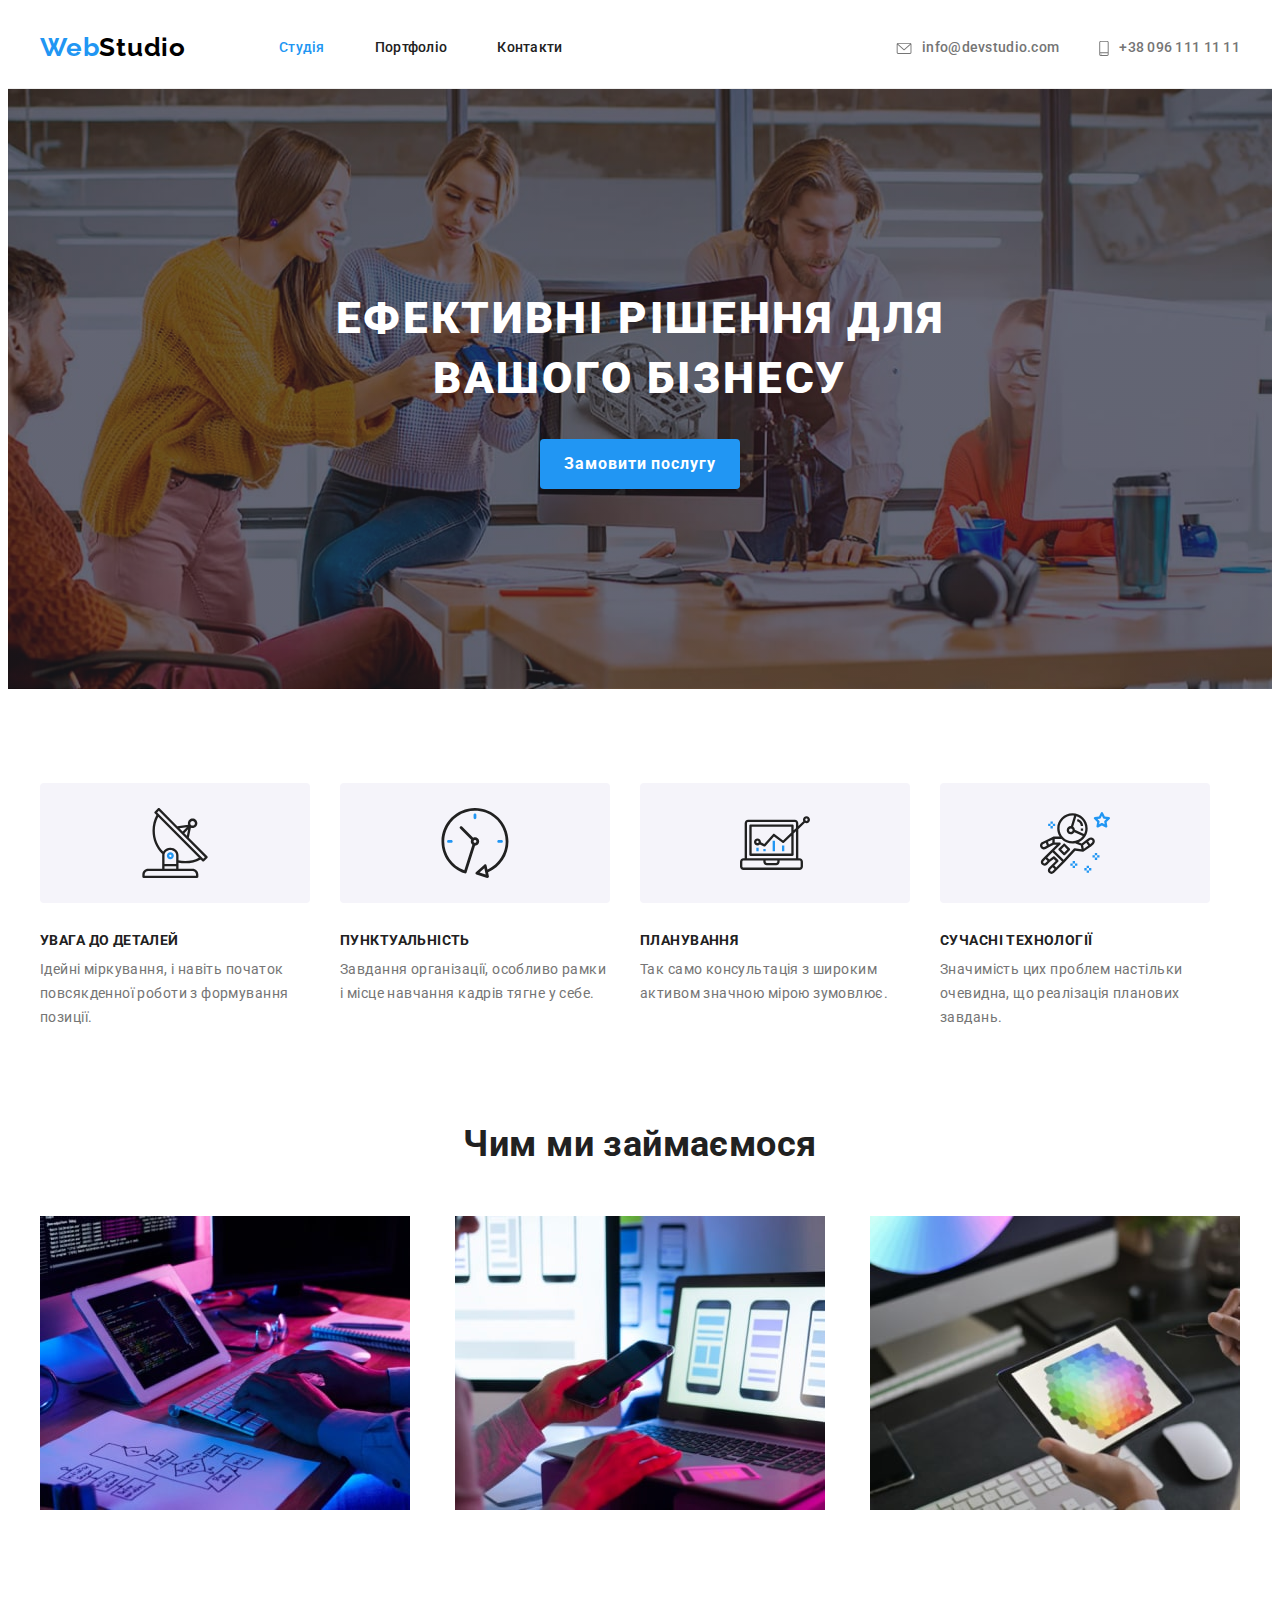
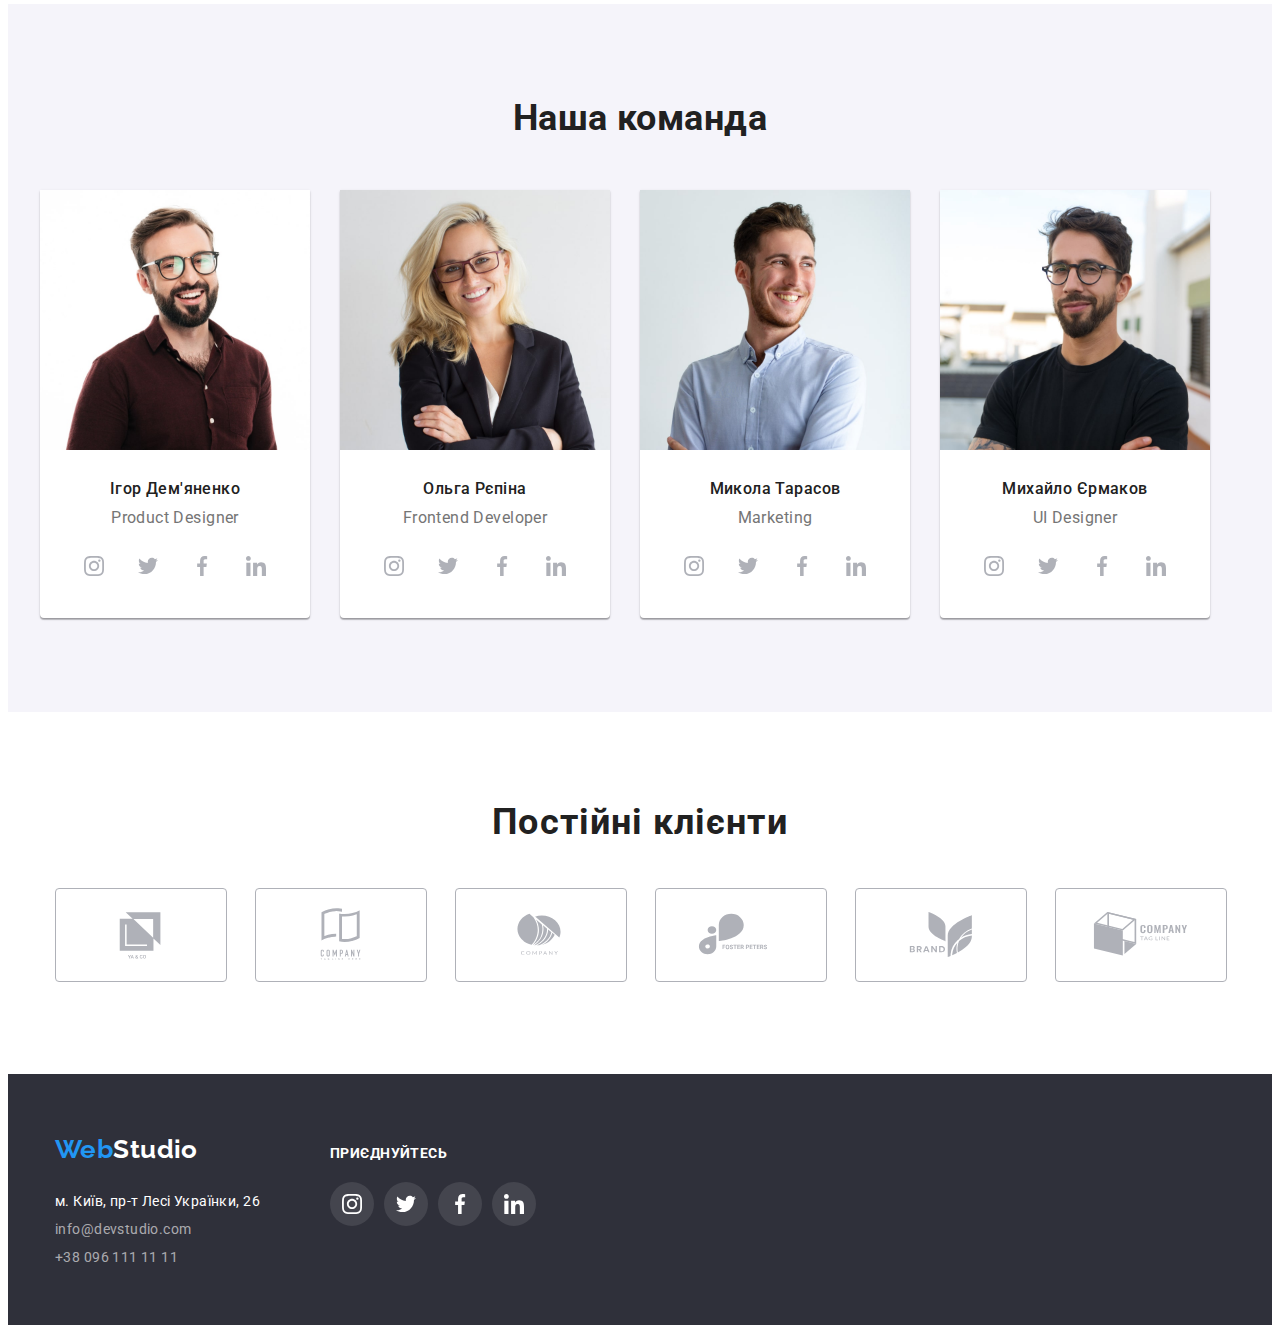
<file: index.html>
<!DOCTYPE html>
<html lang="uk">
  <head>
    <meta charset="UTF-8" />
    <meta http-equiv="X-UA-Compatible" content="IE=edge" />
    <meta name="viewport" content="width=device-width, initial-scale=1.0" />
    <title>WebStudio</title>
    <link rel="preconnect" href="https://fonts.googleapis.com" />
    <link rel="preconnect" href="https://fonts.gstatic.com" crossorigin />
    <link
      href="https://fonts.googleapis.com/css2?family=Raleway:wght@700&family=Roboto:wght@400;500;700;900&display=swap"
      rel="stylesheet"
    />
    <link
      rel="stylesheet"
      href="https://cdnjs.cloudflare.com/ajax/libs/modern-normalize/1.1.0/modern-normalize.min.css"
      integrity="sha512-wpPYUAdjBVSE4KJnH1VR1HeZfpl1ub8YT/NKx4PuQ5NmX2tKuGu6U/JRp5y+Y8XG2tV+wKQpNHVUX03MfMFn9Q=="
      crossorigin="anonymous"
      referrerpolicy="no-referrer"
    />
    <link rel="stylesheet" href="./css/style.css" />
  </head>

  <body>
    <header class="header">
      <div class="box-container">
        <nav class="header-nav">
          <a href="./index.html" lang="en" class="header-logo link"
            ><span class="logo">Web</span>Studio</a
          >

          <ul class="header-list list">
            <li class="item">
              <a href="./index.html" class="header-link studia link">Студія</a>
            </li>
            <li class="item">
              <a href="./portfolio.html" class="header-link link">Портфоліо</a>
            </li>
            <li class="item"><a href="" class="header-link link">Контакти</a></li>
          </ul>
        </nav>

        <ul class="cont-list link">
          <li class="item">
            <a href="mailto:info@devstudio.com" class="header-mail link"
              ><svg class="mail-ikon" width="16" height="11.99">
                <use href="./images/icons.svg#icon-envelope"></use></svg
              >info@devstudio.com</a
            >
          </li>
          <li class="item">
            <a href="tel:+380961111111" class="header-tel link"
              ><svg class="tel-ikon" width="10" height="15.99">
                <use href="./images/icons.svg#icon-smartphone"></use></svg
              >+38 096 111 11 11</a
            >
          </li>
        </ul>
      </div>
    </header>

    <main>
      <section class="hero">
        <div class="container">
          <h1 class="hero-title">Ефективні рішення для вашого бізнесу</h1>
          <button type="button" class="hero-btn">Замовити послугу</button>
        </div>
      </section>

      <section class="attributes">
        <div class="container">
          <h2 class="hidden" hidden>Маска</h2>
          <ul class="features-list list">
            <li class="аttention">
              <div class="crisper">
                <svg class="ikon" width="70px" height="70px">
                  <use href="./images/icons.svg#icon-antenna"></use>
                </svg>
              </div>
              <h3 class="title">УВАГА ДО ДЕТАЛЕЙ</h3>
              <p class="title-text">
                Ідейні міркування, і навіть початок повсякденної роботи з формування позиції.
              </p>
            </li>
            <li class="punctual">
              <div class="crisper">
                <svg class="ikon" width="70px" height="70px">
                  <use href="./images/icons.svg#icon-clock"></use>
                </svg>
              </div>
              <h3 class="title">ПУНКТУАЛЬНІСТЬ</h3>
              <p class="title-text">
                Завдання організації, особливо рамки і місце навчання кадрів тягне у себе.
              </p>
            </li>
            <li class="plan">
              <div class="crisper">
                <svg class="ikon" width="70px" height="70px">
                  <use href="./images/icons.svg#icon-diagram"></use>
                </svg>
              </div>
              <h3 class="title">ПЛАНУВАННЯ</h3>
              <p class="title-text">
                Так само консультація з широким активом значною мірою зумовлює.
              </p>
            </li>
            <li class="techno">
              <div class="crisper">
                <svg class="ikon" width="70px" height="70px">
                  <use href="./images/icons.svg#icon-astronaut"></use>
                </svg>
              </div>
              <h3 class="title">СУЧАСНІ ТЕХНОЛОГІЇ</h3>
              <p class="title-text">
                Значимість цих проблем настільки очевидна, що реалізація планових завдань.
              </p>
            </li>
          </ul>
        </div>
      </section>

      <section class="work">
        <div class="container">
          <h2 class="work-title">Чим ми займаємося</h2>
          <ul class="images-list">
            <li>
              <img
                class="code"
                src="./images/img-min-1.jpg"
                alt="Написання коду HTML"
                width="370"
                height="294"
              />
            </li>
            <li>
              <img
                class="comp"
                src="./images/img-min-2.jpg"
                alt="Синхронізація телефону з комп'ютером"
                width="370"
                height="294"
              />
            </li>
            <li>
              <img
                class="tablet"
                src="./images/img-min-3.jpg"
                alt="Дизайн на графічному планшеті"
                width="370"
                height="294"
              />
            </li>
          </ul>
        </div>
      </section>

      <section class="command">
        <div class="container">
          <h2 class="command-title">Наша команда</h2>
          <div class="container-er">
            <ul class="command-list list">
              <li class="command-itel">
                <img
                  src="./images/designer-1.jpg"
                  alt="Дизайнер продуктів"
                  width="270"
                  height="260"
                />
                <div class="com">
                  <h3 class="title-com">Ігор Дем'яненко</h3>
                  <p class="text-com" lang="en">Product Designer</p>

                  <ul class="itel-cos-list list">
                    <li class="itel-cos">
                      <a href="#" class="itel-cos-link link">
                        <svg width="20" height="20" class="itel-cos-icon">
                          <use href="./images/icons.svg#icon-instagram"></use>
                        </svg>
                      </a>
                    </li>
                    <li class="itel-cos">
                      <a href="#" class="itel-cos-link link">
                        <svg width="20" height="20" class="itel-cos-icon">
                          <use href="./images/icons.svg#icon-twitter"></use>
                        </svg>
                      </a>
                    </li>
                    <li class="itel-cos">
                      <a href="#" class="itel-cos-link link">
                        <svg width="20" height="20" class="itel-cos-icon">
                          <use href="./images/icons.svg#icon-facebook"></use>
                        </svg>
                      </a>
                    </li>
                    <li class="itel-cos">
                      <a href="#" class="itel-cos-link link">
                        <svg width="20" height="20" class="itel-cos-icon">
                          <use href="./images/icons.svg#icon-linkedin"></use>
                        </svg>
                      </a>
                    </li>
                  </ul>
                </div>
              </li>
              <li class="command-itel">
                <img
                  src="./images/frontend-2.jpg"
                  alt="Фронтенд-розробник"
                  width="270"
                  height="260"
                />
                <div class="com">
                  <h3 class="title-com">Ольга Рєпіна</h3>
                  <p class="text-com" lang="en">Frontend Developer</p>

                  <ul class="itel-cos-list list">
                    <li class="itel-cos">
                      <a href="#" class="itel-cos-link link">
                        <svg width="20" height="20" class="itel-cos-icon">
                          <use href="./images/icons.svg#icon-instagram"></use>
                        </svg>
                      </a>
                    </li>
                    <li class="itel-cos">
                      <a href="#" class="itel-cos-link link">
                        <svg width="20" height="20" class="itel-cos-icon">
                          <use href="./images/icons.svg#icon-twitter"></use>
                        </svg>
                      </a>
                    </li>
                    <li class="itel-cos">
                      <a href="#" class="itel-cos-link link">
                        <svg width="20" height="20" class="itel-cos-icon">
                          <use href="./images/icons.svg#icon-facebook"></use>
                        </svg>
                      </a>
                    </li>
                    <li class="itel-cos">
                      <a href="#" class="itel-cos-link link">
                        <svg width="20" height="20" class="itel-cos-icon">
                          <use href="./images/icons.svg#icon-linkedin"></use>
                        </svg>
                      </a>
                    </li>
                  </ul>
                </div>
              </li>
              <li class="command-itel">
                <img src="./images/marketing-3.jpg" alt="Маркетолог" width="270" height="260" />
                <div class="com">
                  <h3 class="title-com">Микола Тарасов</h3>
                  <p class="text-com" lang="en">Marketing</p>

                  <ul class="itel-cos-list list">
                    <li class="itel-cos">
                      <a href="#" class="itel-cos-link link">
                        <svg width="20" height="20" class="itel-cos-icon">
                          <use href="./images/icons.svg#icon-instagram"></use>
                        </svg>
                      </a>
                    </li>
                    <li class="itel-cos">
                      <a href="#" class="itel-cos-link link">
                        <svg width="20" height="20" class="itel-cos-icon">
                          <use href="./images/icons.svg#icon-twitter"></use>
                        </svg>
                      </a>
                    </li>
                    <li class="itel-cos">
                      <a href="#" class="itel-cos-link link">
                        <svg width="20" height="20" class="itel-cos-icon">
                          <use href="./images/icons.svg#icon-facebook"></use>
                        </svg>
                      </a>
                    </li>
                    <li class="itel-cos">
                      <a href="#" class="itel-cos-link link">
                        <svg width="20" height="20" class="itel-cos-icon">
                          <use href="./images/icons.svg#icon-linkedin"></use>
                        </svg>
                      </a>
                    </li>
                  </ul>
                </div>
              </li>
              <li class="command-itel">
                <img src="./images/ui-designer-4.jpg" alt="UI-дизайнер" width="270" height="260" />
                <div class="com">
                  <h3 class="title-com">Михайло Єрмаков</h3>
                  <p class="text-com" lang="en">UI Designer</p>

                  <ul class="itel-cos-list list">
                    <li class="itel-cos">
                      <a href="#" class="itel-cos-link link">
                        <svg width="20" height="20" class="itel-cos-icon">
                          <use href="./images/icons.svg#icon-instagram"></use>
                        </svg>
                      </a>
                    </li>
                    <li class="itel-cos">
                      <a href="#" class="itel-cos-link link">
                        <svg width="20" height="20" class="itel-cos-icon">
                          <use href="./images/icons.svg#icon-twitter"></use>
                        </svg>
                      </a>
                    </li>
                    <li class="itel-cos">
                      <a href="#" class="itel-cos-link link">
                        <svg width="20" height="20" class="itel-cos-icon">
                          <use href="./images/icons.svg#icon-facebook"></use>
                        </svg>
                      </a>
                    </li>
                    <li class="itel-cos">
                      <a href="#" class="itel-cos-link link">
                        <svg width="20" height="20" class="itel-cos-icon">
                          <use href="./images/icons.svg#icon-linkedin"></use>
                        </svg>
                      </a>
                    </li>
                  </ul>
                </div>
              </li>
            </ul>
          </div>
        </div>
      </section>

      <section class="regular-clients">
        <div class="container">
          <h2 class="client-title">Постійні клієнти</h2>
          <ul class="client-list list">
            <li class="client-items">
              <a href="#" class="client-link link">
                <svg class="client-ikon" width="106" height="60">
                  <use href="./images/icons.svg#icon-Logo-6" class="us"></use>
                </svg>
              </a>
            </li>
            <li class="client-items">
              <a href="#" class="client-link link">
                <svg class="client-ikon" width="106" height="60">
                  <use href="./images/icons.svg#icon-Logo-1"></use>
                </svg>
              </a>
            </li>
            <li class="client-items">
              <a href="#" class="client-link link">
                <svg class="client-ikon" width="106" height="60">
                  <use href="./images/icons.svg#icon-Logo-2"></use>
                </svg>
              </a>
            </li>
            <li class="client-items">
              <a href="#" class="client-link link">
                <svg class="client-ikon" width="106" height="60">
                  <use href="./images/icons.svg#icon-Logo-3"></use>
                </svg>
              </a>
            </li>
            <li class="client-items">
              <a href="#" class="client-link link">
                <svg class="client-ikon" width="106" height="60">
                  <use href="./images/icons.svg#icon-Logo-4"></use>
                </svg>
              </a>
            </li>
            <li class="client-items">
              <a href="#" class="client-link link">
                <svg class="client-ikon" width="106" height="60">
                  <use href="./images/icons.svg#icon-Logo-5"></use>
                </svg>
              </a>
            </li>
          </ul>
        </div>
      </section>
    </main>

    <footer class="footer-info">
      <div class="container">
        <div class="footer-container">
          <div class="footer-one">
            <a href="./index.html" class="footer-logo-link link"
              ><span class="logo-span">Web</span>Studio
            </a>
            <address class="footer-address">
              <ul class="contact-list list">
                <li class="maps">
                  <a
                    class="address-link link"
                    href="https://goo.gl/maps/zDpKeLgB5c4teAvk7"
                    target="_blank"
                    rel="noopener noreferrer noffolow"
                    >м. Київ, пр-т Лесі Українки, 26</a
                  >
                </li>
                <li class="mail">
                  <a href="mailto:info@devstudio.com" class="footer-mail link"
                    >info@devstudio.com</a
                  >
                </li>
                <li class="tel">
                  <a href="tel:+380961111111" class="footer-tel link">+38 096 111 11 11</a>
                </li>
              </ul>
            </address>
          </div>
          <div class="footer-two">
            <p class="social-text">приєднуйтесь</p>
            <ul class="social list">
              <li class="social-cos">
                <a href="" class="social-links link">
                  <svg width="20" height="20" class="social-svg">
                    <use href="./images/icons.svg#icon-instagram"></use>
                  </svg>
                </a>
              </li>
              <li class="social-cos">
                <a href="" class="social-links link">
                  <svg class="social-svg" width="20" height="20">
                    <use href="./images/icons.svg#icon-twitter"></use>
                  </svg>
                </a>
              </li>
              <li class="social-cos">
                <a href="" class="social-links link">
                  <svg width="20" height="20" class="social-svg">
                    <use href="./images/icons.svg#icon-facebook"></use>
                  </svg>
                </a>
              </li>
              <li class="social-cos">
                <a href="" class="social-links link">
                  <svg width="20" height="20" class="social-svg">
                    <use href="./images/icons.svg#icon-linkedin"></use>
                  </svg>
                </a>
              </li>
            </ul>
          </div>
        </div>
      </div>
    </footer>
  </body>
</html>
</file>
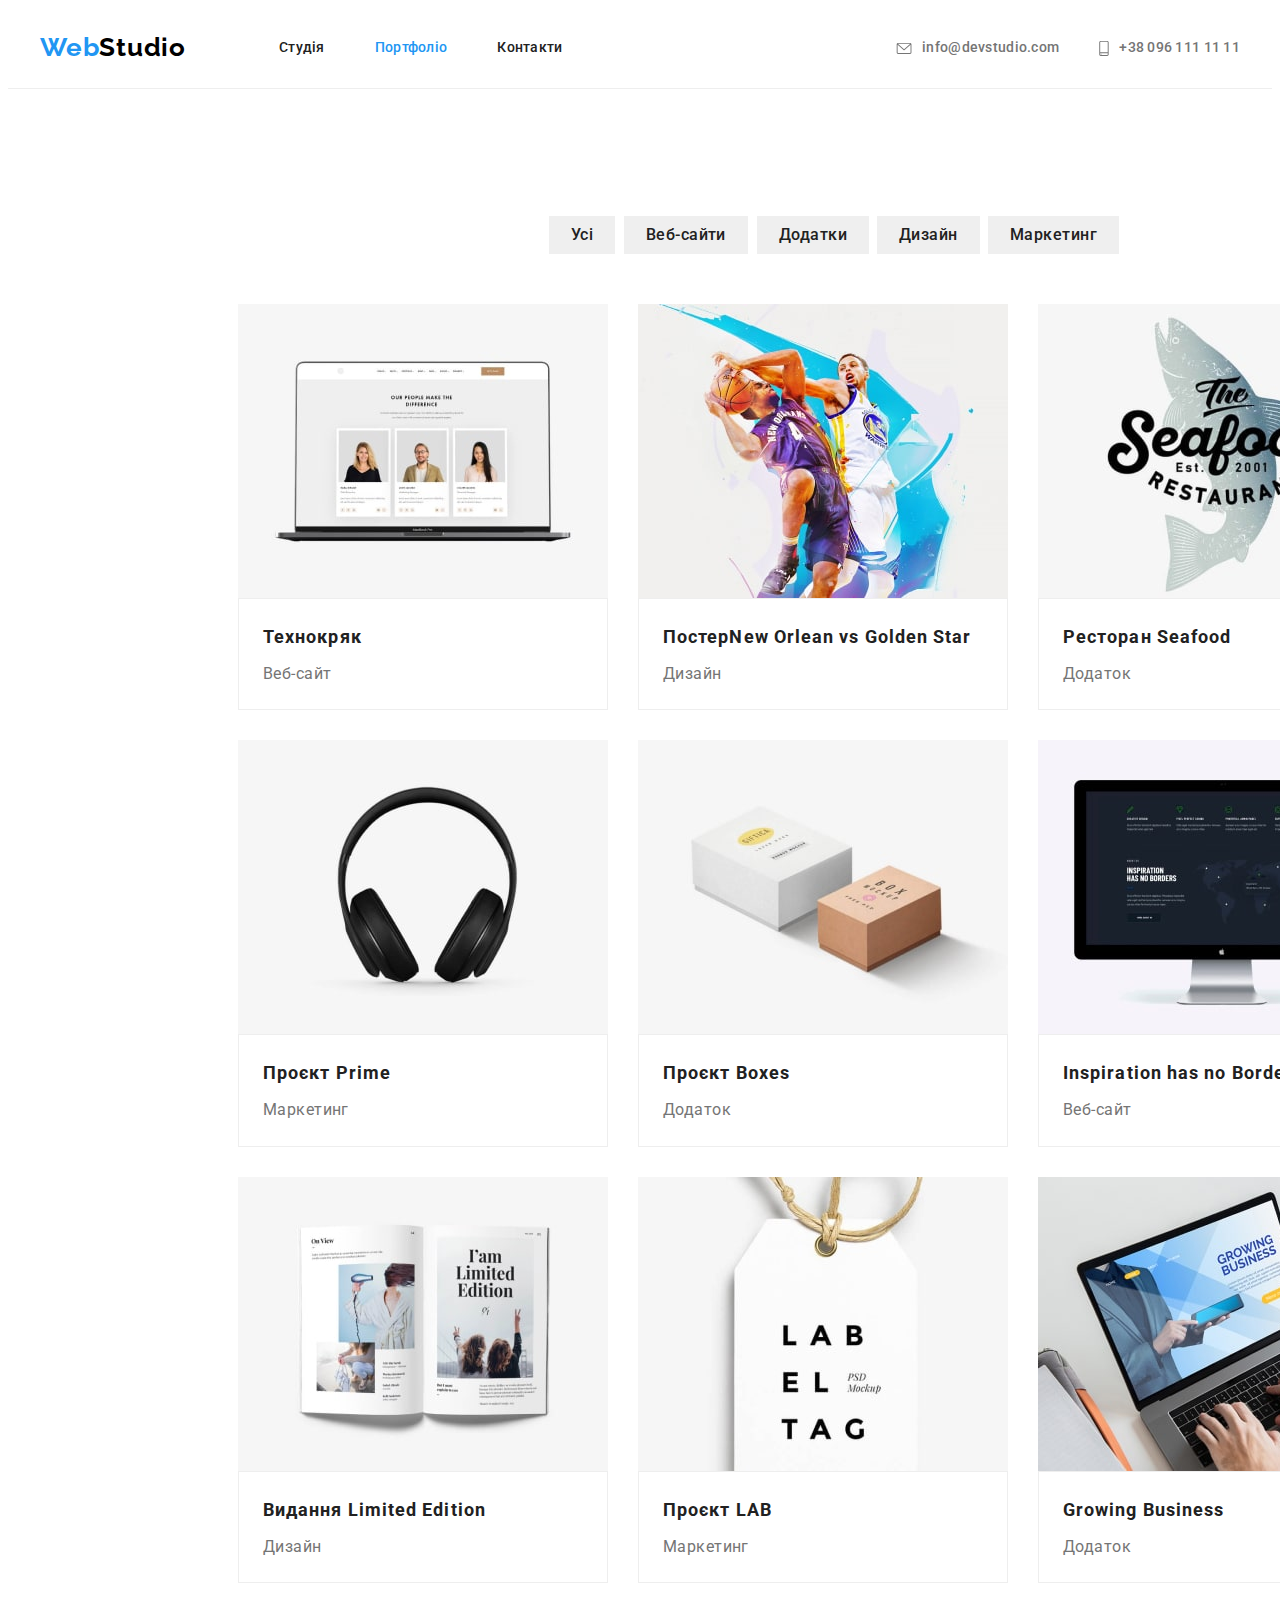
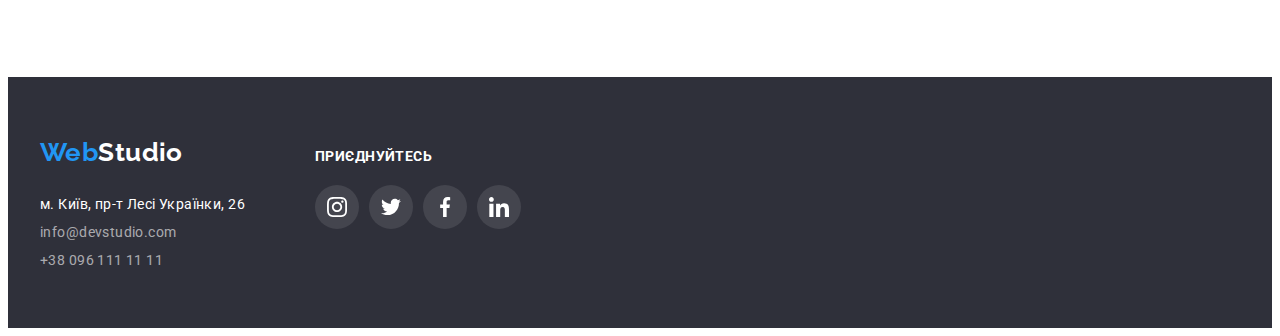
<file: portfolio.html>
<!DOCTYPE html>
<html lang="uk">
  <head>
    <meta charset="UTF-8" />
    <meta http-equiv="X-UA-Compatible" content="IE=edge" />
    <meta name="viewport" content="width=device-width, initial-scale=1.0" />
    <title>Portfolio</title>
    <link rel="preconnect" href="https://fonts.googleapis.com" />
    <link rel="preconnect" href="https://fonts.gstatic.com" crossorigin />
    <link
      href="https://fonts.googleapis.com/css2?family=Raleway:wght@700&family=Roboto:wght@400;500;700;900&display=swap"
      rel="stylesheet"
    />
    <link
      rel="stylesheet"
      href="https://cdnjs.cloudflare.com/ajax/libs/modern-normalize/1.1.0/modern-normalize.min.css"
      integrity="sha512-wpPYUAdjBVSE4KJnH1VR1HeZfpl1ub8YT/NKx4PuQ5NmX2tKuGu6U/JRp5y+Y8XG2tV+wKQpNHVUX03MfMFn9Q=="
      crossorigin="anonymous"
      referrerpolicy="no-referrer"
    />
    <link rel="stylesheet" href="./css/style.css" />
  </head>
  <body>
    <header class="header">
      <div class="container-portfolio">
        <div class="box-container">
          <nav class="header-nav">
            <a href="./index.html" lang="en" class="header-logo link"
              ><span class="logo">Web</span>Studio</a
            >
            <ul class="header-list list">
              <li class="item">
                <a href="./index.html" class="header-link link">Студія</a>
              </li>
              <li class="item">
                <a href="./portfolio.html" class="header-link portfolio link">Портфоліо</a>
              </li>
              <li class="item"><a href="" class="header-link link">Контакти</a></li>
            </ul>
          </nav>

          <ul class="cont-list link">
            <li class="item">
              <a href="mailto:info@devstudio.com" class="header-mail link"
                ><svg class="mail-ikon" width="16" height="12">
                  <use href="./images/icons.svg#icon-envelope"></use></svg
                >info@devstudio.com</a
              >
            </li>
            <li class="item">
              <a href="tel:+380961111111" class="header-tel link"
                ><svg class="tel-ikon" width="10" height="15.99">
                  <use href="./images/icons.svg#icon-smartphone"></use></svg
                >+38 096 111 11 11
              </a>
            </li>
          </ul>
        </div>
      </div>
    </header>

    <main>
      <section class="button-section">
        <div class="container">
          <h1 hidden>Page content Portfolio</h1>
          <div class="but-ton">
            <ul class="button-items list">
              <li class="itm one"><button type="button" class="btn">Усі</button></li>
              <li class="itm two"><button type="button" class="btn">Веб-сайти</button></li>
              <li class="itm three"><button type="button" class="btn">Додатки</button></li>
              <li class="itm four"><button type="button" class="btn">Дизайн</button></li>
              <li class="itm five"><button type="button" class="btn">Маркетинг</button></li>
            </ul>
          </div>

          <div class="flex-container">
            <ul class="progects list">
              <li class="element">
                <a href="" class="portfolio-link link">
                  <img
                    src="./images/Технокряк.jpg"
                    alt="Наші-працівники"
                    width="370"
                    height="294"
                  />

                  <div class="card">
                    <h2 class="progects-title">Технокряк</h2>
                    <p class="progects-text">Веб-сайт</p>
                  </div>
                </a>
              </li>

              <li class="element">
                <a href="" class="portfolio-link link">
                  <img
                    src="./images/Постер-New-Orlean-vs-Golden-Star.jpg"
                    alt="Баскетболісти"
                    width="370"
                    height="294"
                  />
                  <div class="card">
                    <h2 class="progects-title">
                      Постер<span lang="en">New Orlean vs Golden Star</span>
                    </h2>
                    <p class="progects-text">Дизайн</p>
                  </div>
                </a>
              </li>

              <li class="element">
                <a href="" class="portfolio-link link">
                  <img
                    src="./images/Ресторан-Seafood.jpg"
                    alt="Логотип ресторану"
                    width="370"
                    height="294"
                  />
                  <div class="card">
                    <h2 class="progects-title">Ресторан Seafood</h2>
                    <p class="progects-text">Додаток</p>
                  </div>
                </a>
              </li>

              <li class="element">
                <a href="" class="portfolio-link link">
                  <img src="./images/Проєкт-Prime.jpg" alt="Навушники" width="370" height="294" />
                  <div class="card">
                    <h2 class="progects-title">Проєкт Prime</h2>
                    <p class="progects-text">Маркетинг</p>
                  </div>
                </a>
              </li>

              <li class="element">
                <a href="" class="portfolio-link link">
                  <img src="./images/Проєкт-Boxes.jpg" alt="Дві коробки" width="370" height="294" />
                  <div class="card">
                    <h2 class="progects-title">Проєкт Boxes</h2>
                    <p class="progects-text">Додаток</p>
                  </div>
                </a>
              </li>

              <li class="element">
                <a href="" class="portfolio-link link">
                  <img
                    src="./images/Inspiration-has-no-Borders.jpg"
                    alt="Комп'ютер"
                    width="370"
                    height="294"
                  />
                  <div class="card">
                    <h2 class="progects-title">Inspiration has no Borders</h2>
                    <p class="progects-text">Веб-сайт</p>
                  </div>
                </a>
              </li>

              <li class="element">
                <a href="" class="portfolio-link link">
                  <img
                    src="./images/Видання-Limited-Edition.jpg"
                    alt="Журнал"
                    width="370"
                    height="294"
                  />
                  <div class="card">
                    <h2 class="progects-title">Видання Limited Edition</h2>
                    <p class="progects-text">Дизайн</p>
                  </div>
                </a>
              </li>

              <li class="element">
                <a href="" class="portfolio-link link">
                  <img src="./images/Проєкт-LAB.jpg" alt="Бірка" width="370" height="294" />
                  <div class="card">
                    <h2 class="progects-title">Проєкт LAB</h2>
                    <p class="progects-text">Маркетинг</p>
                  </div>
                </a>
              </li>

              <li class="element">
                <a href="" class="portfolio-link link">
                  <img src="./images/Growing-Business.jpg" alt="Ноутбук" width="370" height="294" />
                  <div class="card">
                    <h2 class="progects-title">Growing Business</h2>
                    <p class="progects-text">Додаток</p>
                  </div>
                </a>
              </li>
            </ul>
          </div>
        </div>
      </section>
    </main>
    <footer class="footer-info">
      <div class="footer-container">
        <div class="footer-one">
          <a href="./index.html" class="footer-logo-link link"
            ><span class="logo-span">Web</span>Studio
          </a>
          <address class="footer-address">
            <ul class="contact-list list">
              <li class="maps">
                <a
                  class="address-link link"
                  href="https://goo.gl/maps/zDpKeLgB5c4teAvk7"
                  target="_blank"
                  rel="noopener noreferrer noffolow"
                  >м. Київ, пр-т Лесі Українки, 26</a
                >
              </li>
              <li class="mail">
                <a href="mailto:info@devstudio.com" class="footer-mail link">info@devstudio.com</a>
              </li>
              <li class="tel">
                <a href="tel:+380961111111" class="footer-tel link">+38 096 111 11 11</a>
              </li>
            </ul>
          </address>
        </div>
        <div class="footer-two">
          <p class="social-text">приєднуйтесь</p>
          <ul class="social list">
            <li class="social-cos">
              <a href="" class="social-links link">
                <svg width="20" height="20" class="social-svg">
                  <use href="./images/icons.svg#icon-instagram"></use>
                </svg>
              </a>
            </li>
            <li class="social-cos">
              <a href="" class="social-links link">
                <svg class="social-svg" width="20" height="20">
                  <use href="./images/icons.svg#icon-twitter"></use>
                </svg>
              </a>
            </li>
            <li class="social-cos">
              <a href="" class="social-links link">
                <svg width="20" height="20" class="social-svg">
                  <use href="./images/icons.svg#icon-facebook"></use>
                </svg>
              </a>
            </li>
            <li class="social-cos">
              <a href="" class="social-links link">
                <svg width="20" height="20" class="social-svg">
                  <use href="./images/icons.svg#icon-linkedin"></use>
                </svg>
              </a>
            </li>
          </ul>
        </div>
      </div>
    </footer>
  </body>
</html>
</file>
<file: css/style.css>
:root {
  --primary-text-color: #212121;
  --second-color: #757575;
  --accent-color: #2196f3;
  --text-white: #ffffff;
  --first-color: #2f303a;
  --third-color: #188ce8;
  --quarter-color: #2f303a;
  --fifth-color: #000000;
  --sixth-color: rgba(255, 255, 255, 0.6);
  --card-set: 30px;
}
p,
h1,
h2,
h3,
h4,
h5,
h6 {
  margin: 0px;
}
img {
  display: block;
  max-width: 100%;
  height: auto;
}
button {
  cursor: pointer;
}
ul,
ol {
  margin: 0px;
  padding-left: 0px;
}
.container {
  width: 1200px;
  padding: 0px 15px;
  margin: 0 auto;
}
body {
  font-family: 'Roboto', sans-serif;
  background-color: var(--text-white);
  color: var(--primary-text-color);
  letter-spacing: 0.03em;
  font-size: 14px;
}
.link {
  text-decoration: none;
}
.list {
  list-style: none;
  padding: 0;
  margin: 0;
}
/*-----------HEADER-----------*/
header {
  background-color: var(--text-white);
  border-bottom: 1px solid #eeeeee;
  max-width: 1600px;
  margin: 0 auto;
}
.header-nav {
  display: flex;
  align-items: center;
}
.box-container {
  display: flex;
  justify-content: center;
  align-items: center;
  width: 1200px;
  padding: 0px 15px;
  margin: 0 auto;
}
.header-list {
  display: flex;
  margin-left: 93px;
}
.header-list > li {
  margin-right: 50px;
}
.header-list li:last-child {
  margin-right: 0px;
}
.header-nav {
  display: flex;
}
.header-nav a {
  font-family: 'Raleway', sans-serif;
  font-weight: 700;
  font-size: 26px;
  line-height: 1.2;
  letter-spacing: 0.03em;
}
nav > .header-logo {
  color: var(--fifth-color);
}
.logo {
  color: var(--accent-color);
}
.header-list .link {
  display: block;
  font-family: 'Roboto', sans-serif;
  font-weight: 500;
  line-height: 1.14;
  letter-spacing: 0.02em;
  padding-top: 32px;
  padding-bottom: 32px;
  font-size: 14px;
  color: var(--primary-text-color);
}

.header-list .link:hover,
.header-list .link:focus {
  color: var(--accent-color);
}

.header-list .link.portfolio {
  color: var(--accent-color);
}

.header-list .link.studia {
  color: var(--accent-color);
}

.cont-list {
  display: flex;
  margin-left: auto;
  justify-content: center;
  align-items: center;
}
.header-mail {
  display: flex;
  align-items: center;
}
.header-tel {
  display: flex;
  align-items: center;
}
.mail-ikon {
  display: inline-block;
  margin-right: 10px;
  fill: currentColor;
}
.tel-ikon {
  display: inline-block;
  margin-right: 10px;
  fill: currentColor;
}
.cont-list > li + li {
  margin-left: 40px;
}
.cont-list .link {
  font-weight: 500;
  line-height: 1.14;
  letter-spacing: 0.02em;
  color: var(--second-color);
}

.header-mail:hover,
.header-mail:focus {
  color: var(--accent-color);
}
.header-tel:hover,
.header-tel:focus {
  color: var(--accent-color);
}
/*-----------HERO-----------*/

.hero {
  text-align: center;
  max-width: 1600px;
  background-image: linear-gradient(to right, rgba(47, 48, 58, 0.4), rgba(47, 48, 58, 0.4)),
    url('../images/hero_bg.jpg');
  background-repeat: no-repeat;
  background-size: cover;
  background-color: var(--first-color);
  background-position: center;
  margin: 0 auto;
}
.hero-title {
  margin-bottom: var(--card-set);
  font-weight: 900;
  font-size: 44px;
  line-height: 1.36;
  text-align: center;
  letter-spacing: 0.06em;
  text-transform: uppercase;
  color: var(--text-white);
}
.hero {
  padding-top: 200px;
  padding-bottom: 200px;
}
.hero-title {
  width: 696px;
  margin-left: auto;
  margin-right: auto;
}
.hero-btn {
  text-align: center;
  display: inline-block;
  padding: 10px 24px;
  box-shadow: 0px 4px 4px rgba(0, 0, 0, 0.15);
  border-radius: 4px;
  font-family: inherit;
  font-weight: 700;
  font-size: 16px;
  line-height: 1.87;
  border: none;
  align-items: center;
  letter-spacing: 0.06em;
  color: var(--text-white);
  background-color: var(--accent-color);
}
.hero-btn:hover,
.hero-btn:focus {
  background-color: var(--third-color);
}
/*-----------Attributes-----------*/
.attributes {
  padding-top: 94px;
  padding-bottom: 94px;
}
.аttention,
.techno,
.plan,
.punctual {
  max-width: 270px;
}
.features-list {
  display: flex;
}
.аttention,
.punctual,
.plan {
  margin-right: var(--card-set);
}
.crisper {
  display: flex;
  width: 270px;
  height: 120px;
  background: #f5f4fa;
  border-radius: 4px;
  margin-bottom: 30px;
  justify-content: center;
  align-items: center;
}
.ikon {
  fill: #212121;
}

.title {
  margin-bottom: 10px;
  font-weight: 700;
  font-size: 14px;
  line-height: 1.14;
  text-transform: uppercase;
}
.title-text {
  line-height: 1.71;
  color: var(--second-color);
}
/*-----------Work-----------*/
.work {
  padding-top: 0;
  padding-bottom: 94px;
}
ul {
  margin: 0pt;
  list-style: none;
}
li > img {
  display: block;
}
.images-list {
  display: flex;
  gap: 30px;
  justify-content: space-between;
}
.work-title {
  text-align: center;
  margin-bottom: 50px;
  font-weight: 700;
  font-size: 36px;
  line-height: 1.16;
}

/*-----------Command-----------*/
.command {
  padding-bottom: 94px;
  padding-top: 94px;
  text-align: center;
  background-color: #f5f4fa;
}
.command-title {
  margin-bottom: 50px;
  font-weight: 700;
  font-size: 36px;
  line-height: 1.16;
}
.command-list {
  display: flex;
  list-style: none;
}
.command-itel {
  width: 270px;
  margin-right: var(--card-set);
  margin-bottom: var(--card-set);
  background: var(--text-white);
  box-shadow: 0px 1px 3px rgba(0, 0, 0, 0.12), 0px 1px 1px rgba(0, 0, 0, 0.14),
    0px 2px 1px rgba(0, 0, 0, 0.2);
  border-radius: 0px 0px 4px 4px;
}
.command-itel:nth-child(4n) {
  margin-right: 0px;
}
.command-itel:nth-last-child(-n + 4) {
  margin-bottom: 0px;
}

.title-com {
  margin-bottom: 10px;
  font-weight: 500;
  font-size: 16px;
  line-height: 1.18;
}
.text-com {
  font-size: 16px;
  line-height: 1.18;
  color: var(--second-color);
  margin-bottom: 16px;
}
.com {
  padding-top: 30px;
  padding-bottom: 30px;
}
.command-itel img {
  display: block;
}
.command-itel {
  background: var(--text-white);
  box-shadow: 0px 1px 3px rgba(0, 0, 0, 0.12), 0px 1px 1px rgba(0, 0, 0, 0.14),
    0px 2px 1px rgba(0, 0, 0, 0.2);
  border-radius: 0px 0px 4px 4px;
}
.itel-cos-list {
  display: flex;
  justify-content: center;
  align-items: center;
}
.itel-cos {
  width: 44px;
  height: 44px;
}
.itel-cos:not(:last-child) {
  margin-right: 10px;
}
.itel-cos-link {
  width: 100%;
  height: 100%;
  background-color: var(--text-white);
  display: flex;
  justify-content: center;
  align-items: center;

  border-radius: 50%;
}
.itel-cos-link:hover {
  background-color: var(--accent-color);
}
.itel-cos-icon {
  fill: #afb1b8;
}
.itel-cos-link:hover .itel-cos-icon {
  fill: var(--text-white);
}
/*------------CLIENTS--------------*/
.regular-clients {
  padding-top: 94px;
  padding-bottom: 94px;
}
.client-title {
  font-family: 'Roboto';
  font-style: normal;
  font-weight: 700;
  font-size: 36px;
  line-height: 0.91;
  text-align: center;
  letter-spacing: 0.03em;
  color: #212121;
  margin-bottom: 50px;
}
.client-list {
  display: flex;
  justify-content: center;
  align-items: center;
}
.client-items {
  width: 170px;
  height: 92px;
}

.client-items:not(:last-child) {
  margin-right: 30px;
}

.client-link {
  width: 100%;
  height: 100%;
  display: flex;
  background-color: var(--text-white);
  justify-content: center;
  align-items: center;
  border: 1px solid #afb1b8;
  border-radius: 4px;
  color: #afb1b8;
}
.client-link:hover {
  border-color: #2196f3;
}
.client-ikon {
  fill: #afb1b8;
}
.client-link:hover .client-ikon {
  fill: #2196f3;
}
/*---------------------Footer-------------------*/

.footer-info {
  background-color: var(--quarter-color);
  margin: 0 auto;
  max-width: 1600px;
  padding-top: 60px;
  padding-bottom: 60px;
}

.footer-container {
  display: flex;
  width: 1200px;
  padding: 0px 15px;
  margin: 0 auto;
  align-items: baseline;
}
/*-----------footer1-----------*/

.logo-span {
  display: inline-block;
  color: var(--accent-color);
}
.footer-logo-link {
  font-family: 'Raleway', sans-serif;
  font-weight: 700;
  font-size: 26px;
  line-height: 1.19;
  display: inline-block;
  margin-bottom: 28px;
  color: var(--text-white);
}

.footer-mail,
.footer-tel,
.address-link {
  font-style: normal;
  line-height: 1.71px;
  display: inline-block;
}
.address-link,
.link {
  color: var(--text-white);
}
.maps {
  margin-bottom: 12px;
}
.mail {
  margin-bottom: 12px;
}

.footer-mail,
.footer-tel {
  color: var(--sixth-color);
}
.address-link:hover,
.address-link:focus,
.footer-mail:hover,
.footer-mail:focus,
.footer-tel:hover,
.footer-tel:focus {
  color: var(--accent-color);
}

/*--------footer2-----------*/
.social-text {
  font-family: 'Roboto', sans-serif;
  font-style: normal;
  font-weight: 700;
  font-size: 14px;
  line-height: 1.14;
  letter-spacing: 0.03em;
  text-transform: uppercase;
  color: var(--text-white);
  margin-bottom: 20px;
}
.footer-two {
  display: inline-block;
  margin-left: 70px;
}

.social {
  display: flex;
}
.social-cos {
  width: 44px;
  height: 44px;
}
.social-links {
  width: 100%;
  height: 100%;
  display: flex;
  background-color: rgba(255, 255, 255, 0.1);
  border-radius: 50%;
  justify-content: center;
  align-items: center;
}
.social-cos:not(:last-child) {
  margin-right: 10px;
}
.social-svg {
  fill: var(--text-white);
}
.social-links:hover {
  background-color: #2196f3;
}

/*----------------------PORTFOLIO---------------------------*/
.button-section {
  padding-top: 127px;
  padding-bottom: 94px;
  padding-left: 215px;
  padding-right: 215px;
}
.button-items {
  display: flex;
}
.button-items {
  align-items: center;
  justify-content: center;
  margin-bottom: 50px;
}
.button-items .itm {
  margin-right: 8px;
}

.button-items .btn {
  display: inline-block;
  font-family: 'Roboto';
  font-style: normal;
  font-weight: 500;
  font-size: 16px;
  line-height: 1.62;
  letter-spacing: 0.03em;
  text-align: center;
  cursor: pointer;
  padding: 6px 22px;
  border: none;
  color: var(--primary-text-color);
}
.one {
  min-width: 67px;
}
.two {
  min-width: 125px;
}
.three {
  min-width: 112px;
}
.four {
  min-width: 103px;
}
.five {
  min-width: 130px;
}

.progects {
  display: flex;
  flex-wrap: wrap;
}
.element {
  width: 370px;
  margin-right: var(--card-set);
  margin-bottom: var(--card-set);
}
.element:nth-child(3n) {
  margin-right: 0px;
}
.element:nth-last-child(-n + 3) {
  margin-bottom: 0px;
}
.card {
  padding: 20px 24px;
  border: 1px solid #eeeeee;
}
.portfolio-link {
  display: block;
}
.portfolio-link:hover {
  box-shadow: 0px 1px 1px rgba(0, 0, 0, 0.12), 0px 4px 4px rgba(0, 0, 0, 0.06),
    1px 4px 6px rgba(0, 0, 0, 0.16);
}

.progects-title {
  font-weight: 700;
  font-size: 18px;
  line-height: 2;
  letter-spacing: 0.06em;
  color: var(--primary-text-color);
}
.progects-text {
  margin-top: 4px;
  font-size: 16px;
  line-height: 1.9;
  color: var(--second-color);
}
.btn:hover,
.btn:focus,
.btn:active {
  color: var(--text-white);
  background-color: var(--accent-color);
  box-shadow: 0px 3px 1px rgba(0, 0, 0, 0.1), 0px 1px 2px rgba(0, 0, 0, 0.08),
    0px 2px 2px rgba(0, 0, 0, 0.12);
  border-radius: 4px;
}
</file>
